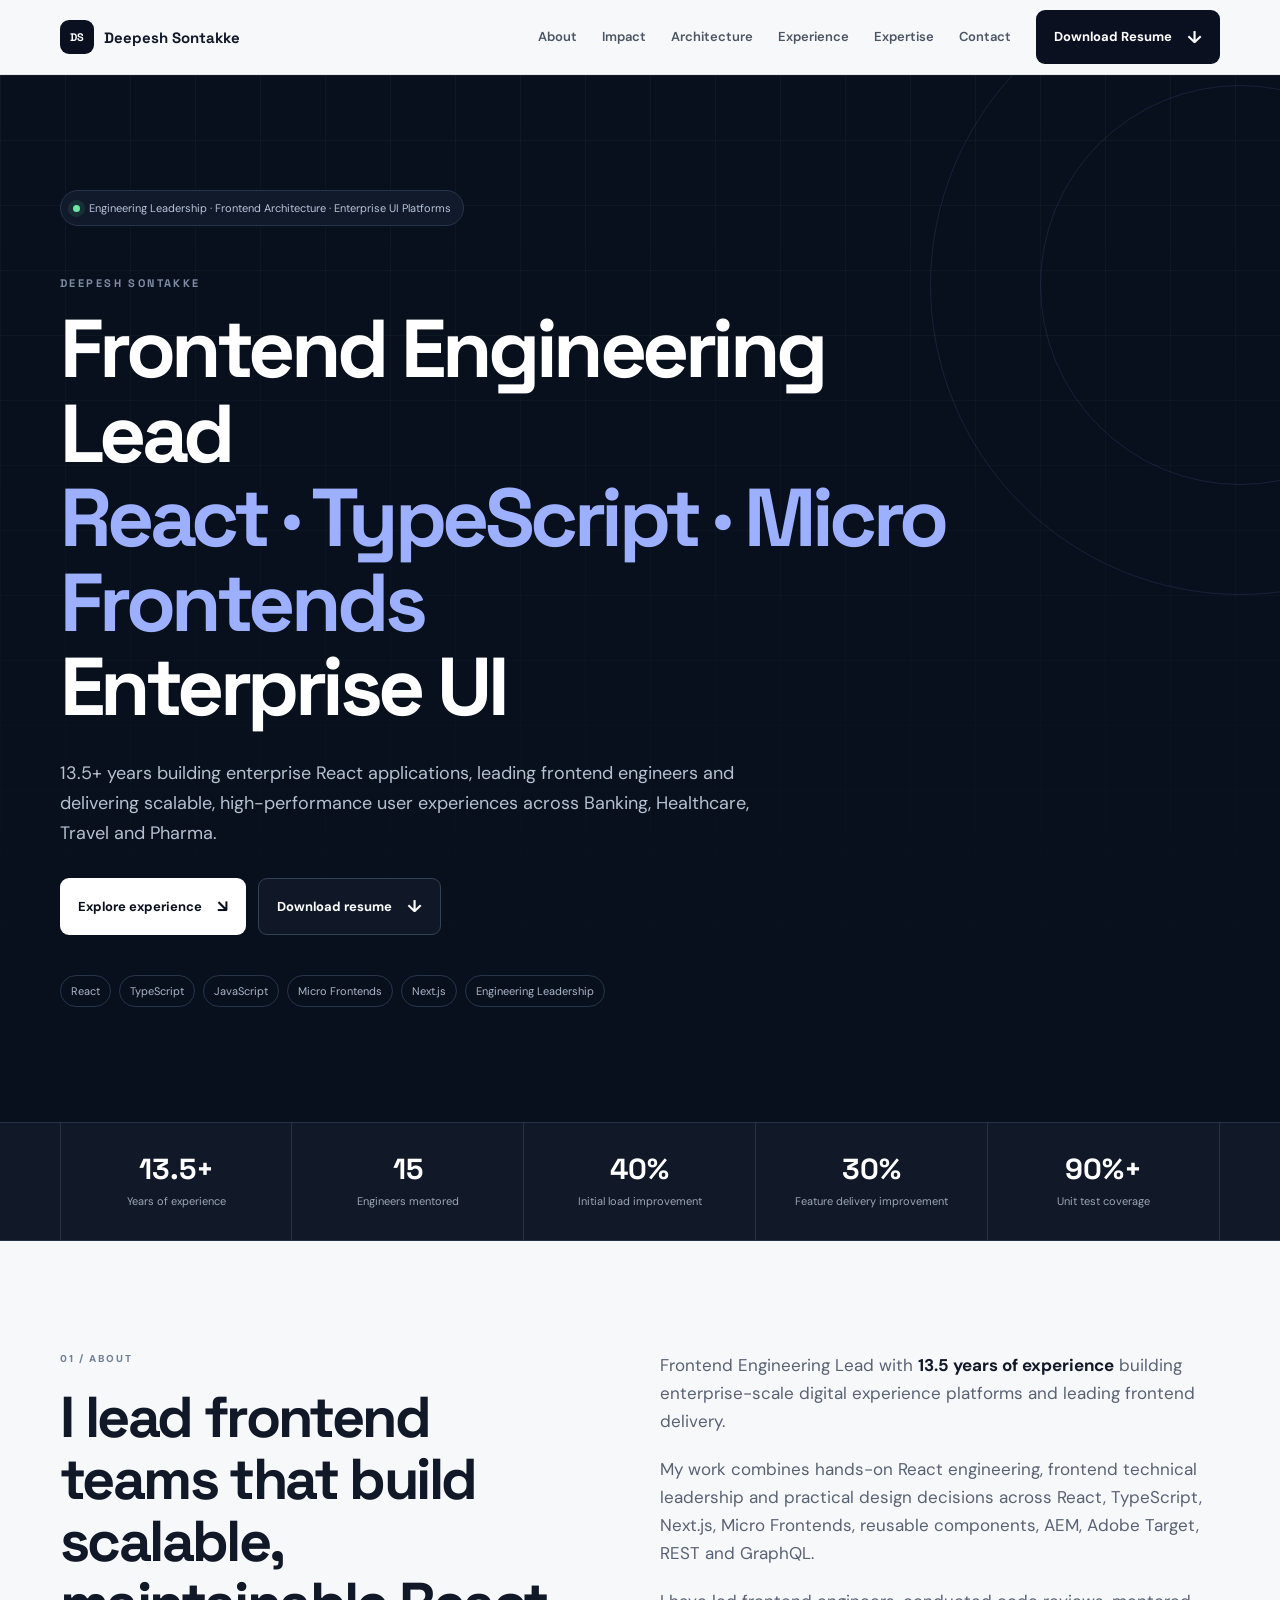
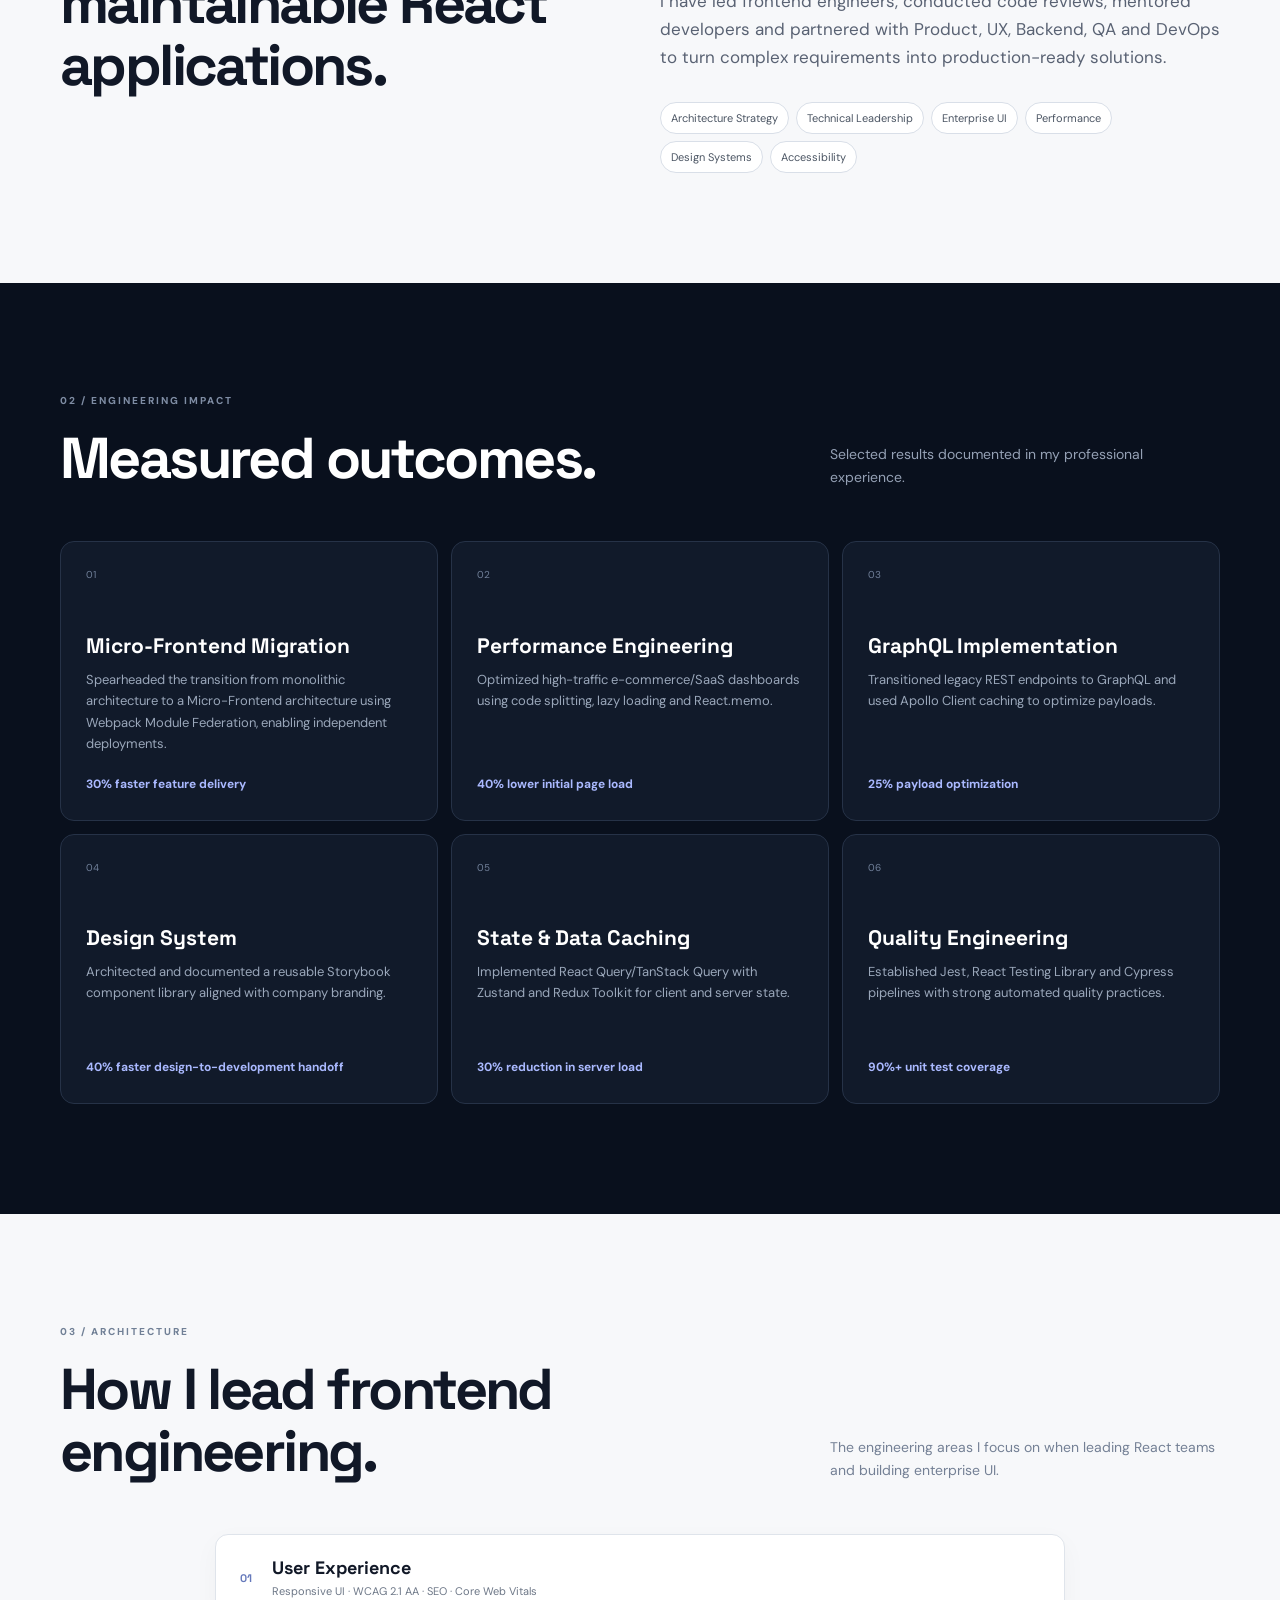
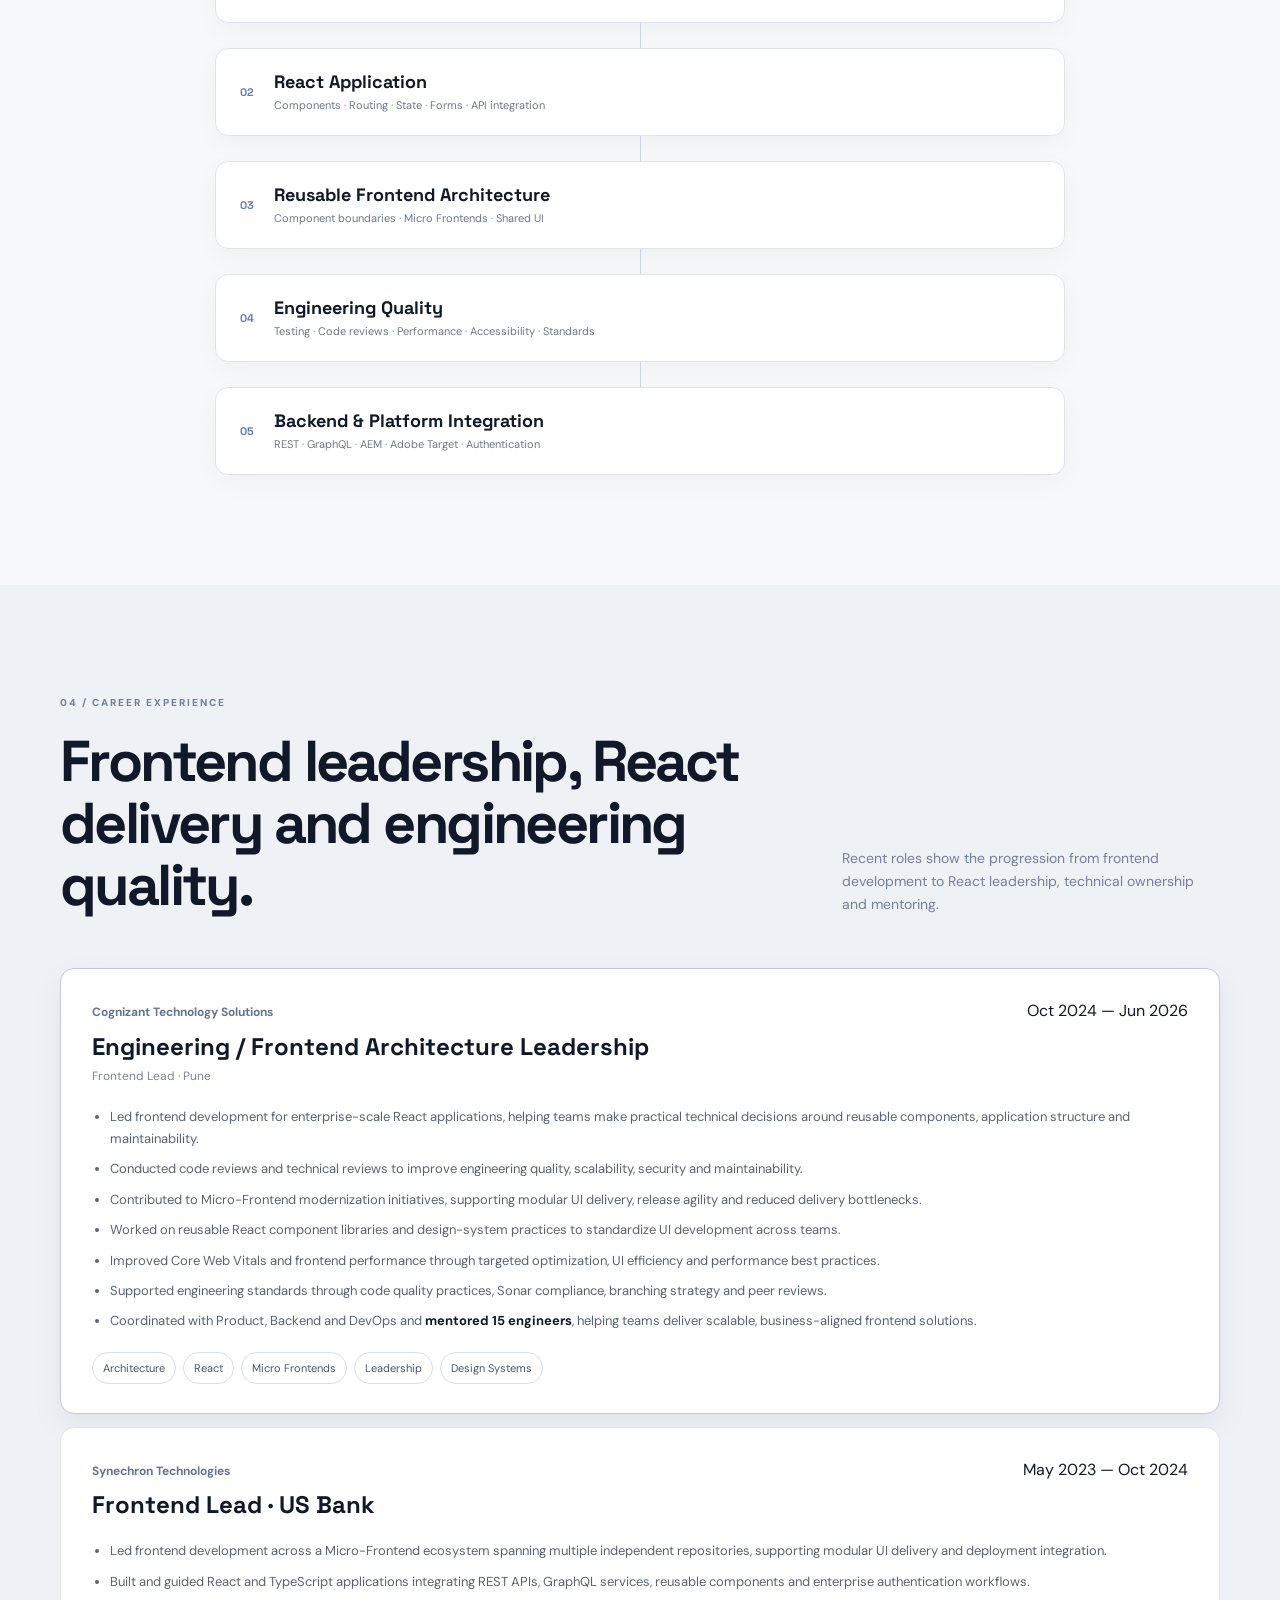
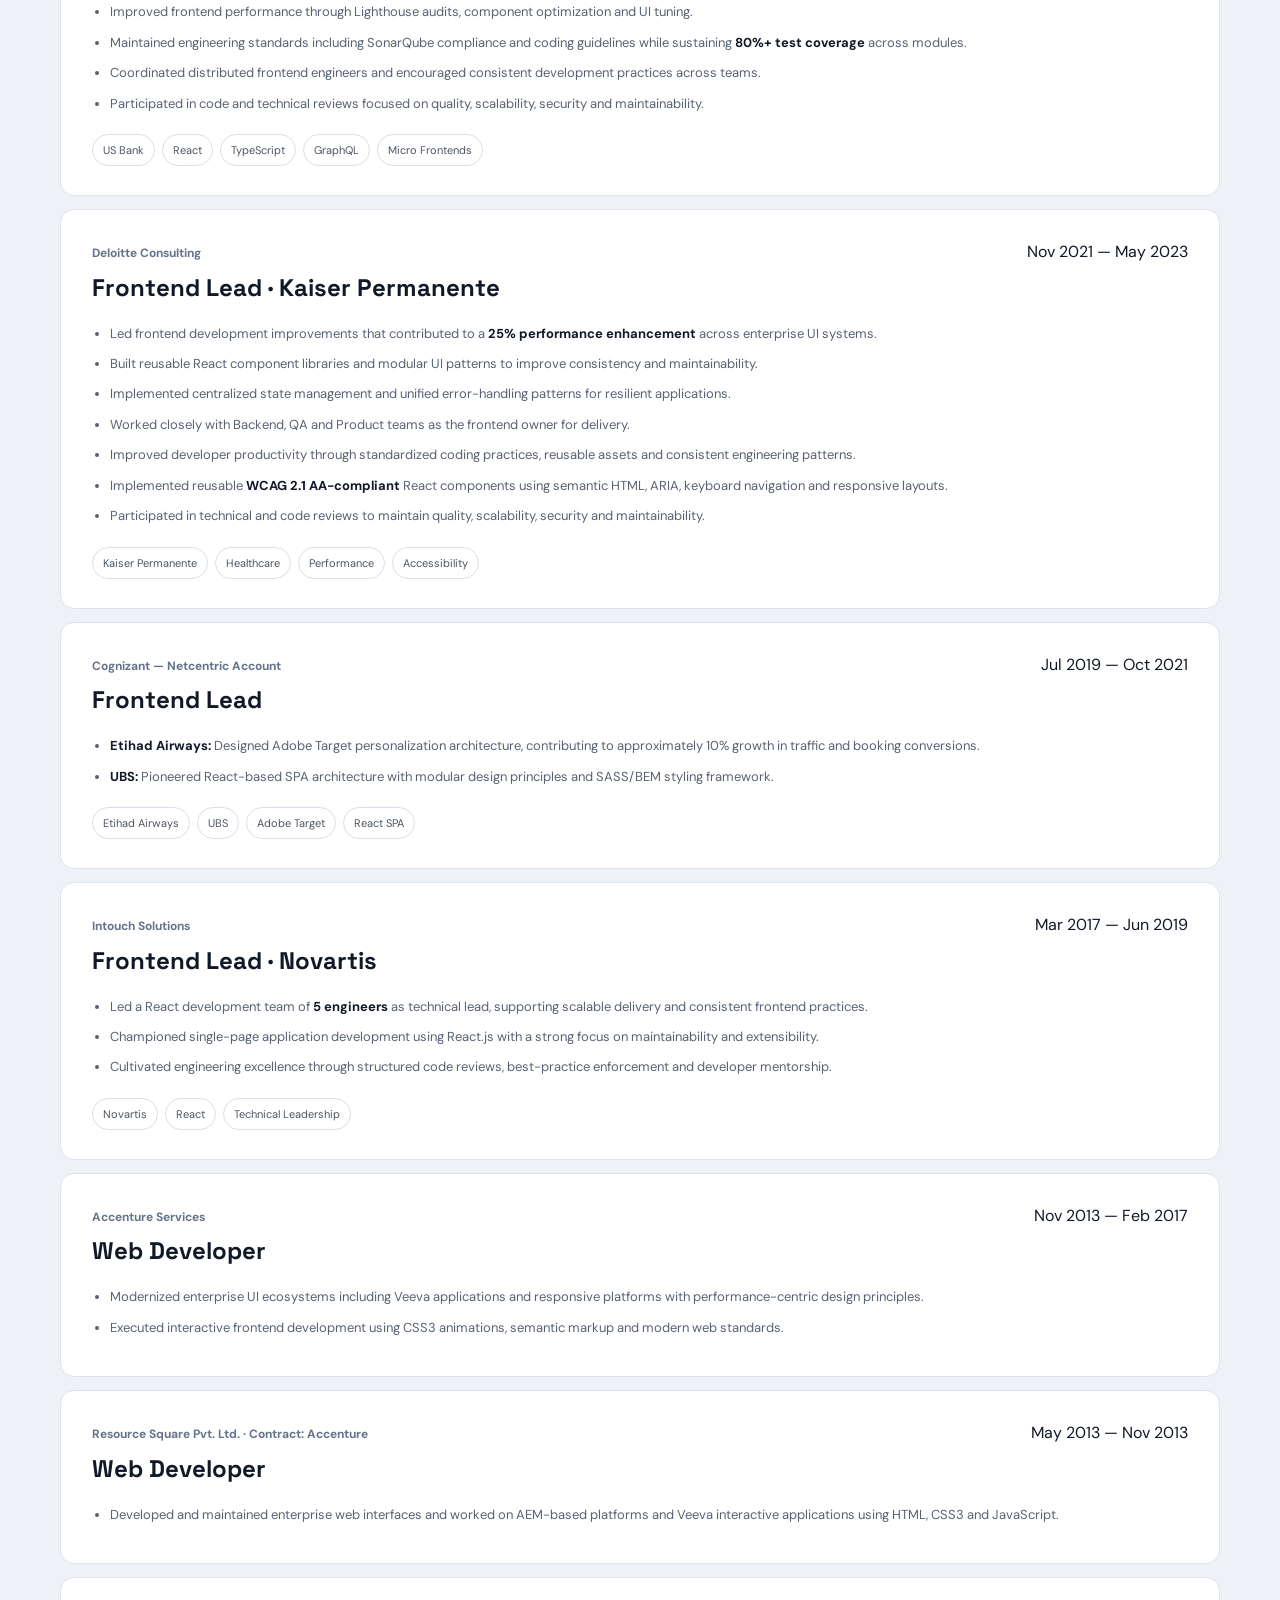
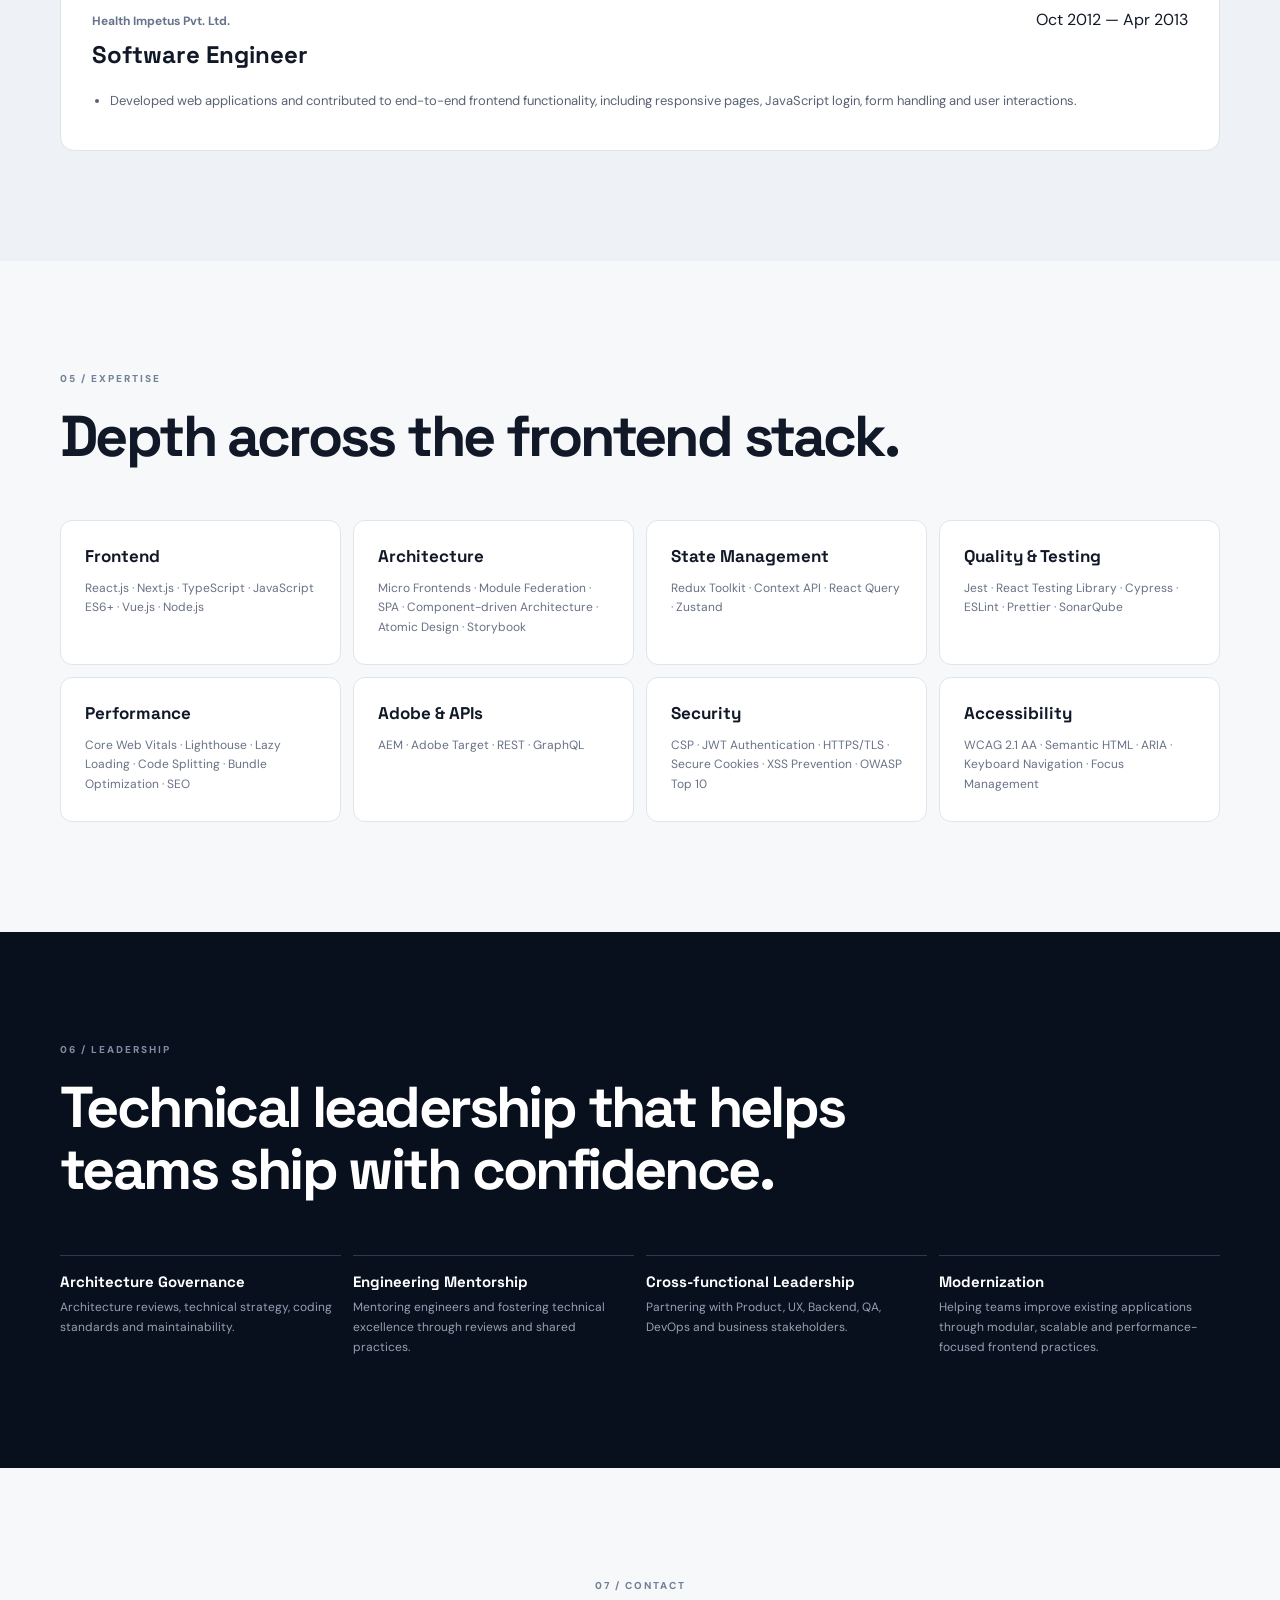
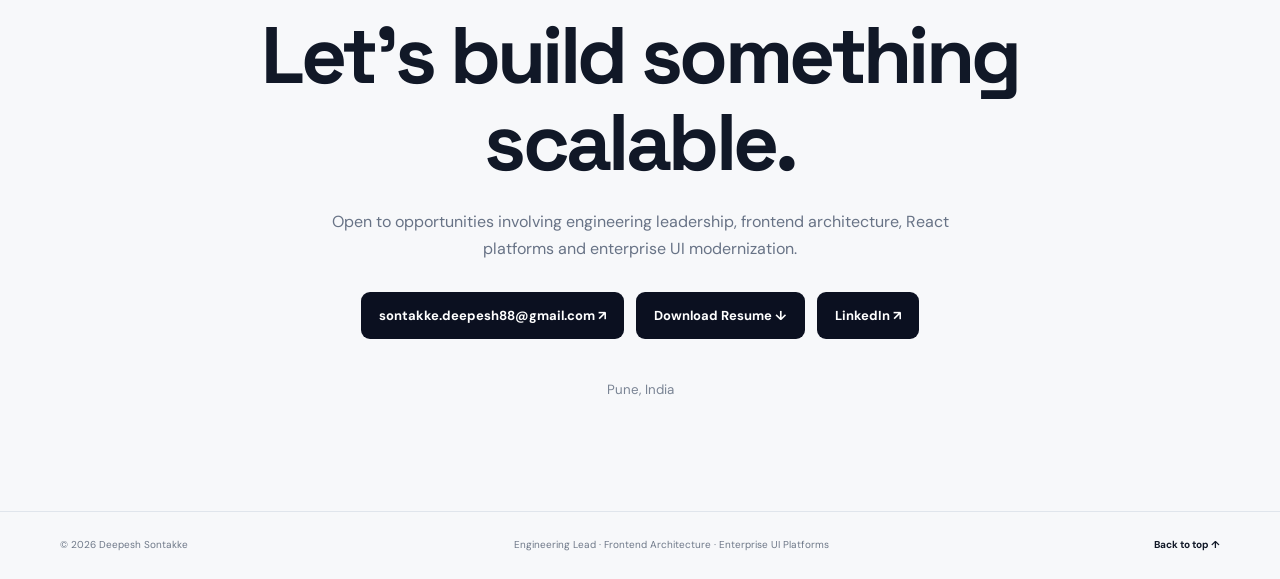
<file: index.html>
<!DOCTYPE html>
<html lang="en">
<head>
  <meta charset="UTF-8">
  <meta name="viewport" content="width=device-width, initial-scale=1.0">
  <meta name="description" content="Deepesh Sontakke — Engineering Lead specializing in Frontend Architecture and Enterprise UI Platforms.">
  <meta name="theme-color" content="#09101d">
  <title>Deepesh Sontakke | Frontend Engineering Lead</title>
  <link rel="preconnect" href="https://fonts.googleapis.com">
  <link rel="preconnect" href="https://fonts.gstatic.com" crossorigin>
  <link href="https://fonts.googleapis.com/css2?family=DM+Sans:wght@400;500;600;700&family=Space+Grotesk:wght@500;600;700&display=swap" rel="stylesheet">
  <link rel="stylesheet" href="style.css">
</head>
<body>
<header class="site-header">
  <nav class="nav container">
    <a class="brand" href="#top"><span>DS</span> Deepesh Sontakke</a>
    <button class="menu-toggle" aria-label="Toggle navigation" aria-expanded="false">☰</button>
    <div class="nav-links">
      <a href="#about">About</a>
      <a href="#impact">Impact</a>
      <a href="#architecture">Architecture</a>
      <a href="#experience">Experience</a>
      <a href="#skills">Expertise</a>
      <a href="#contact">Contact</a>
      <a class="button dark-button" href="assets/Resume_Frontend_Manager_React.docx" download>Download Resume<b>↓</b></a>
    </div>
  </nav>
</header>

<main id="top">
<section class="hero">
  <div class="hero-grid"></div>
  <div class="container hero-content">
    <div class="availability"><i></i> Engineering Leadership · Frontend Architecture · Enterprise UI Platforms</div>
    <p class="hero-label">DEEPESH SONTAKKE</p>
    <h1>Frontend Engineering Lead<br><em>React · TypeScript · Micro Frontends</em><br>Enterprise UI</h1>
    <p class="hero-summary">13.5+ years building enterprise React applications, leading frontend engineers and delivering scalable, high-performance user experiences across Banking, Healthcare, Travel and Pharma.</p>
    <div class="actions">
      <a class="button light" href="#experience">Explore experience <b>↘</b></a>
      <a class="button outline" href="assets/Resume_Frontend_Manager_React.docx" download>Download resume <b>↓</b></a>
    </div>
    <div class="hero-stack">
      <span>React</span><span>TypeScript</span><span>JavaScript</span><span>Micro Frontends</span><span>Next.js</span><span>Engineering Leadership</span>
    </div>
  </div>
  <div class="orb orb-one"></div><div class="orb orb-two"></div>
</section>

<section class="stats">
  <div class="container stats-grid">
    <div><strong>13.5+</strong><small>Years of experience</small></div>
    <div><strong>15</strong><small>Engineers mentored</small></div>
    <div><strong>40%</strong><small>Initial load improvement</small></div>
    <div><strong>30%</strong><small>Feature delivery improvement</small></div>
    <div><strong>90%+</strong><small>Unit test coverage</small></div>
  </div>
</section>

<section id="about" class="section">
  <div class="container two-column">
    <div>
      <span class="section-number">01 / ABOUT</span>
      <h2>I lead frontend teams that build scalable, maintainable React applications.</h2>
    </div>
    <div class="copy">
      <p>Frontend Engineering Lead with <strong>13.5 years of experience</strong> building enterprise-scale digital experience platforms and leading frontend delivery.</p>
      <p>My work combines hands-on React engineering, frontend technical leadership and practical design decisions across React, TypeScript, Next.js, Micro Frontends, reusable components, AEM, Adobe Target, REST and GraphQL.</p>
      <p>I have led frontend engineers, conducted code reviews, mentored developers and partnered with Product, UX, Backend, QA and DevOps to turn complex requirements into production-ready solutions.</p>
      <div class="tag-row">
        <span>Architecture Strategy</span><span>Technical Leadership</span><span>Enterprise UI</span><span>Performance</span><span>Design Systems</span><span>Accessibility</span>
      </div>
    </div>
  </div>
</section>

<section id="impact" class="section dark">
  <div class="container">
    <div class="section-heading">
      <div><span class="section-number">02 / ENGINEERING IMPACT</span><h2>Measured outcomes.</h2></div>
      <p>Selected results documented in my professional experience.</p>
    </div>
    <div class="impact-grid">
      <article><span>01</span><h3>Micro-Frontend Migration</h3><p>Spearheaded the transition from monolithic architecture to a Micro-Frontend architecture using Webpack Module Federation, enabling independent deployments.</p><strong>30% faster feature delivery</strong></article>
      <article><span>02</span><h3>Performance Engineering</h3><p>Optimized high-traffic e-commerce/SaaS dashboards using code splitting, lazy loading and React.memo.</p><strong>40% lower initial page load</strong></article>
      <article><span>03</span><h3>GraphQL Implementation</h3><p>Transitioned legacy REST endpoints to GraphQL and used Apollo Client caching to optimize payloads.</p><strong>25% payload optimization</strong></article>
      <article><span>04</span><h3>Design System</h3><p>Architected and documented a reusable Storybook component library aligned with company branding.</p><strong>40% faster design-to-development handoff</strong></article>
      <article><span>05</span><h3>State & Data Caching</h3><p>Implemented React Query/TanStack Query with Zustand and Redux Toolkit for client and server state.</p><strong>30% reduction in server load</strong></article>
      <article><span>06</span><h3>Quality Engineering</h3><p>Established Jest, React Testing Library and Cypress pipelines with strong automated quality practices.</p><strong>90%+ unit test coverage</strong></article>
    </div>
  </div>
</section>

<section id="architecture" class="section">
  <div class="container">
    <div class="section-heading">
      <div><span class="section-number">03 / ARCHITECTURE</span><h2>How I lead frontend engineering.</h2></div>
      <p>The engineering areas I focus on when leading React teams and building enterprise UI.</p>
    </div>
    <div class="architecture-flow">
      <div class="layer"><b>01</b><div><strong>User Experience</strong><small>Responsive UI · WCAG 2.1 AA · SEO · Core Web Vitals</small></div></div>
      <div class="line"></div>
      <div class="layer"><b>02</b><div><strong>React Application</strong><small>Components · Routing · State · Forms · API integration</small></div></div>
      <div class="line"></div>
      <div class="layer"><b>03</b><div><strong>Reusable Frontend Architecture</strong><small>Component boundaries · Micro Frontends · Shared UI</small></div></div>
      <div class="line"></div>
      <div class="layer"><b>04</b><div><strong>Engineering Quality</strong><small>Testing · Code reviews · Performance · Accessibility · Standards</small></div></div>
      <div class="line"></div>
      <div class="layer"><b>05</b><div><strong>Backend & Platform Integration</strong><small>REST · GraphQL · AEM · Adobe Target · Authentication</small></div></div>
    </div>
  </div>
</section>



<section id="experience" class="section soft">
  <div class="container">
    <div class="section-heading">
      <div><span class="section-number">04 / CAREER EXPERIENCE</span><h2>Frontend leadership, React delivery and engineering quality.</h2></div>
      <p>Recent roles show the progression from frontend development to React leadership, technical ownership and mentoring.</p>
    </div>

    <div class="experience-list">
      <article class="experience-card featured">
        <div class="role-top"><div><span class="company">Cognizant Technology Solutions</span><h3>Engineering / Frontend Architecture Leadership</h3></div><span>Oct 2024 — Jun 2026</span></div>
        <p class="role-title">Frontend Lead · Pune</p>
        <ul>
          <li>Led frontend development for enterprise-scale React applications, helping teams make practical technical decisions around reusable components, application structure and maintainability.</li>
          <li>Conducted code reviews and technical reviews to improve engineering quality, scalability, security and maintainability.</li>
          <li>Contributed to Micro-Frontend modernization initiatives, supporting modular UI delivery, release agility and reduced delivery bottlenecks.</li>
          <li>Worked on reusable React component libraries and design-system practices to standardize UI development across teams.</li>
          <li>Improved Core Web Vitals and frontend performance through targeted optimization, UI efficiency and performance best practices.</li>
          <li>Supported engineering standards through code quality practices, Sonar compliance, branching strategy and peer reviews.</li>
          <li>Coordinated with Product, Backend and DevOps and <strong>mentored 15 engineers</strong>, helping teams deliver scalable, business-aligned frontend solutions.</li>
        </ul>
        <div class="chips"><span>Architecture</span><span>React</span><span>Micro Frontends</span><span>Leadership</span><span>Design Systems</span></div>
      </article>

      <article class="experience-card">
        <div class="role-top"><div><span class="company">Synechron Technologies</span><h3>Frontend Lead · US Bank</h3></div><span>May 2023 — Oct 2024</span></div>
        <ul>
          <li>Led frontend development across a Micro-Frontend ecosystem spanning multiple independent repositories, supporting modular UI delivery and deployment integration.</li>
          <li>Built and guided React and TypeScript applications integrating REST APIs, GraphQL services, reusable components and enterprise authentication workflows.</li>
          <li>Improved frontend performance through Lighthouse audits, component optimization and UI tuning.</li>
          <li>Maintained engineering standards including SonarQube compliance and coding guidelines while sustaining <strong>80%+ test coverage</strong> across modules.</li>
          <li>Coordinated distributed frontend engineers and encouraged consistent development practices across teams.</li>
          <li>Participated in code and technical reviews focused on quality, scalability, security and maintainability.</li>
        </ul>
        <div class="chips"><span>US Bank</span><span>React</span><span>TypeScript</span><span>GraphQL</span><span>Micro Frontends</span></div>
      </article>

      <article class="experience-card">
        <div class="role-top"><div><span class="company">Deloitte Consulting</span><h3>Frontend Lead · Kaiser Permanente</h3></div><span>Nov 2021 — May 2023</span></div>
        <ul>
          <li>Led frontend development improvements that contributed to a <strong>25% performance enhancement</strong> across enterprise UI systems.</li>
          <li>Built reusable React component libraries and modular UI patterns to improve consistency and maintainability.</li>
          <li>Implemented centralized state management and unified error-handling patterns for resilient applications.</li>
          <li>Worked closely with Backend, QA and Product teams as the frontend owner for delivery.</li>
          <li>Improved developer productivity through standardized coding practices, reusable assets and consistent engineering patterns.</li>
          <li>Implemented reusable <strong>WCAG 2.1 AA-compliant</strong> React components using semantic HTML, ARIA, keyboard navigation and responsive layouts.</li>
          <li>Participated in technical and code reviews to maintain quality, scalability, security and maintainability.</li>
        </ul>
        <div class="chips"><span>Kaiser Permanente</span><span>Healthcare</span><span>Performance</span><span>Accessibility</span></div>
      </article>

      <article class="experience-card">
        <div class="role-top"><div><span class="company">Cognizant — Netcentric Account</span><h3>Frontend Lead</h3></div><span>Jul 2019 — Oct 2021</span></div>
        <ul>
          <li><strong>Etihad Airways:</strong> Designed Adobe Target personalization architecture, contributing to approximately 10% growth in traffic and booking conversions.</li>
          <li><strong>UBS:</strong> Pioneered React-based SPA architecture with modular design principles and SASS/BEM styling framework.</li>
        </ul>
        <div class="chips"><span>Etihad Airways</span><span>UBS</span><span>Adobe Target</span><span>React SPA</span></div>
      </article>

      <article class="experience-card">
        <div class="role-top"><div><span class="company">Intouch Solutions</span><h3>Frontend Lead · Novartis</h3></div><span>Mar 2017 — Jun 2019</span></div>
        <ul>
          <li>Led a React development team of <strong>5 engineers</strong> as technical lead, supporting scalable delivery and consistent frontend practices.</li>
          <li>Championed single-page application development using React.js with a strong focus on maintainability and extensibility.</li>
          <li>Cultivated engineering excellence through structured code reviews, best-practice enforcement and developer mentorship.</li>
        </ul>
        <div class="chips"><span>Novartis</span><span>React</span><span>Technical Leadership</span></div>
      </article>

      <article class="experience-card compact">
        <div class="role-top"><div><span class="company">Accenture Services</span><h3>Web Developer</h3></div><span>Nov 2013 — Feb 2017</span></div>
        <ul>
          <li>Modernized enterprise UI ecosystems including Veeva applications and responsive platforms with performance-centric design principles.</li>
          <li>Executed interactive frontend development using CSS3 animations, semantic markup and modern web standards.</li>
        </ul>
      </article>

      <article class="experience-card compact">
        <div class="role-top"><div><span class="company">Resource Square Pvt. Ltd. · Contract: Accenture</span><h3>Web Developer</h3></div><span>May 2013 — Nov 2013</span></div>
        <ul>
          <li>Developed and maintained enterprise web interfaces and worked on AEM-based platforms and Veeva interactive applications using HTML, CSS3 and JavaScript.</li>
        </ul>
      </article>

      <article class="experience-card compact">
        <div class="role-top"><div><span class="company">Health Impetus Pvt. Ltd.</span><h3>Software Engineer</h3></div><span>Oct 2012 — Apr 2013</span></div>
        <ul>
          <li>Developed web applications and contributed to end-to-end frontend functionality, including responsive pages, JavaScript login, form handling and user interactions.</li>
        </ul>
      </article>
    </div>
  </div>
</section>

<section id="skills" class="section">
  <div class="container">
    <div class="section-heading"><div><span class="section-number">05 / EXPERTISE</span><h2>Depth across the frontend stack.</h2></div></div>
    <div class="skill-grid">
      <article><h3>Frontend</h3><p>React.js · Next.js · TypeScript · JavaScript ES6+ · Vue.js · Node.js</p></article>
      <article><h3>Architecture</h3><p>Micro Frontends · Module Federation · SPA · Component-driven Architecture · Atomic Design · Storybook</p></article>
      <article><h3>State Management</h3><p>Redux Toolkit · Context API · React Query · Zustand</p></article>
      <article><h3>Quality & Testing</h3><p>Jest · React Testing Library · Cypress · ESLint · Prettier · SonarQube</p></article>
      <article><h3>Performance</h3><p>Core Web Vitals · Lighthouse · Lazy Loading · Code Splitting · Bundle Optimization · SEO</p></article>
      <article><h3>Adobe & APIs</h3><p>AEM · Adobe Target · REST · GraphQL</p></article>
      <article><h3>Security</h3><p>CSP · JWT Authentication · HTTPS/TLS · Secure Cookies · XSS Prevention · OWASP Top 10</p></article>
      <article><h3>Accessibility</h3><p>WCAG 2.1 AA · Semantic HTML · ARIA · Keyboard Navigation · Focus Management</p></article>
    </div>
  </div>
</section>

<section class="section dark philosophy">
  <div class="container">
    <span class="section-number">06 / LEADERSHIP</span>
    <h2>Technical leadership that helps teams ship with confidence.</h2>
    <div class="lead-grid">
      <div><b>Architecture Governance</b><span>Architecture reviews, technical strategy, coding standards and maintainability.</span></div>
      <div><b>Engineering Mentorship</b><span>Mentoring engineers and fostering technical excellence through reviews and shared practices.</span></div>
      <div><b>Cross-functional Leadership</b><span>Partnering with Product, UX, Backend, QA, DevOps and business stakeholders.</span></div>
      <div><b>Modernization</b><span>Helping teams improve existing applications through modular, scalable and performance-focused frontend practices.</span></div>
    </div>
  </div>
</section>

<section id="contact" class="section contact">
  <div class="container">
    <span class="section-number">07 / CONTACT</span>
    <h2>Let's build something scalable.</h2>
    <p>Open to opportunities involving engineering leadership, frontend architecture, React platforms and enterprise UI modernization.</p>
    <div class="actions centered">
      <a class="button dark-button" href="mailto:sontakke.deepesh88@gmail.com">sontakke.deepesh88@gmail.com ↗</a>
      <a class="button dark-button" href="assets/Resume_Frontend_Manager_React.docx" download>Download Resume ↓</a>
      <a class="button dark-button" href="https://www.linkedin.com/in/deepesh-sontakke-ui-developer/">LinkedIn ↗</a>
    </div>
    <small>Pune, India</small>
  </div>
</section>
</main>

<footer>
  <div class="container footer-inner">
    <span>© 2026 Deepesh Sontakke</span>
    <span>Engineering Lead · Frontend Architecture · Enterprise UI Platforms</span>
    <a href="#top">Back to top ↑</a>
  </div>
</footer>
<script src="script.js"></script>
</body>
</html>
</file>
<file: style.css>
*{box-sizing:border-box}html{scroll-behavior:smooth}body{margin:0;background:#f7f8fa;color:#111827;font-family:"DM Sans",sans-serif;line-height:1.65}a{text-decoration:none;color:inherit}.container{width:min(1160px,calc(100% - 40px));margin:auto}.site-header{position:sticky;top:0;z-index:100;background:rgba(247,248,250,.86);backdrop-filter:blur(18px);border-bottom:1px solid #e5e7eb}.nav{height:74px;display:flex;align-items:center;justify-content:space-between}.brand{font:700 15px "Space Grotesk";display:flex;align-items:center;gap:10px}.brand span{width:34px;height:34px;border-radius:9px;background:#0b1020;color:#fff;display:grid;place-items:center;font-size:11px}.nav-links{display:flex;gap:25px;align-items:center;font-size:13px;font-weight:600;color:#4b5563}.nav-links a:hover{color:#111827}.nav-links a.button:hover {color: #fff !important;}.menu-toggle{display:none;border:0;background:none;font-size:22px}.hero{min-height:700px;position:relative;overflow:hidden;background:#09101d;color:#fff}.hero-grid{position:absolute;inset:0;background-image:linear-gradient(rgba(255,255,255,.035) 1px,transparent 1px),linear-gradient(90deg,rgba(255,255,255,.035) 1px,transparent 1px);background-size:65px 65px;mask-image:linear-gradient(to bottom,#000,transparent)}.hero-content{position:relative;z-index:2;padding:115px 0}.availability{display:inline-flex;align-items:center;gap:9px;padding:8px 12px;border:1px solid #27344b;border-radius:999px;background:#101a2b;color:#b8c4d8;font-size:11px}.availability i{width:7px;height:7px;border-radius:50%;background:#6ee7a1;box-shadow:0 0 0 5px rgba(110,231,161,.1)}.hero-label{font:700 11px "Space Grotesk";letter-spacing:.22em;color:#7e8ca4;margin:50px 0 17px}.hero h1{font:700 clamp(48px,7vw,82px)/1.03 "Space Grotesk";letter-spacing:-.055em;margin:0;max-width:900px}.hero h1 em{font-style:normal;color:#9db0ff}.hero-summary{max-width:700px;color:#b5c0d0;font-size:18px;margin:30px 0}.actions{display:flex;gap:12px;flex-wrap:wrap}.button{display:inline-flex;align-items:center;justify-content:center;gap:15px;padding:13px 18px;border-radius:9px;font-size:13px;font-weight:700}.button.light{background:#fff;color:#09101d}.button.outline{border:1px solid #334155;color:#fff;background:#101827}.button b{font-size:17px}.hero-stack{display:flex;flex-wrap:wrap;gap:8px;margin-top:40px}.hero-stack span{border:1px solid #27344b;border-radius:999px;padding:6px 10px;font-size:11px;color:#aab6c8}.orb{position:absolute;border:1px solid rgba(130,154,255,.12);border-radius:50%}.orb-one{width:620px;height:620px;right:-270px;top:-100px}.orb-two{width:400px;height:400px;right:-160px;top:10px}.stats{background:#111827;color:#fff;border-top:1px solid #263247;border-bottom:1px solid #263247}.stats-grid{display:grid;grid-template-columns:repeat(5,1fr)}.stats-grid>div{text-align:center;padding:27px 12px;border-right:1px solid #263247}.stats-grid>div:first-child{border-left:1px solid #263247}.stats strong{display:block;font:700 29px "Space Grotesk"}.stats small{font-size:11px;color:#9ca7b8}.section{padding:110px 0}.two-column{display:grid;grid-template-columns:1fr 1.12fr;gap:100px}.section-number{display:block;font-size:10px;letter-spacing:.2em;font-weight:800;color:#718096;margin-bottom:18px}.section h2{font:700 clamp(37px,4.5vw,58px)/1.08 "Space Grotesk";letter-spacing:-.045em;margin:0}.copy{font-size:17px;color:#596273}.copy p{margin-top:0;margin-bottom:20px}.copy strong{color:#111827}.tag-row{display:flex;gap:7px;flex-wrap:wrap;margin-top:30px}.tag-row span,.chips span{border:1px solid #d9dfe8;background:#fff;border-radius:999px;padding:6px 10px;font-size:11px;color:#4b5563}.dark{background:#09101d;color:#fff}.dark .section-number{color:#7f8da4}.section-heading{display:flex;justify-content:space-between;align-items:end;gap:40px;margin-bottom:52px}.section-heading>p{max-width:390px;margin:0;color:#748095;font-size:14px}.dark .section-heading>p{color:#95a1b5}.impact-grid{display:grid;grid-template-columns:repeat(3,1fr);gap:13px}.impact-grid article{background:#111a2a;border:1px solid #263247;border-radius:14px;padding:25px;min-height:270px;display:flex;flex-direction:column;transition:.25s}.impact-grid article:hover{transform:translateY(-4px);border-color:#4d5f7f}.impact-grid article>span{font-size:10px;color:#71809a;margin-bottom:48px}.impact-grid h3{font:700 21px "Space Grotesk";margin:0 0 10px}.impact-grid p{color:#9aa7ba;font-size:13px;margin:0 0 20px}.impact-grid strong{margin-top:auto;color:#aab9ff;font-size:12px}.architecture-flow{max-width:850px;margin:auto}.layer{display:flex;align-items:center;gap:20px;padding:21px 24px;background:#fff;border:1px solid #dfe4eb;border-radius:13px;box-shadow:0 8px 26px rgba(17,24,39,.035);transition:.25s}.layer:hover{transform:translateX(6px);border-color:#aab8d3}.layer>b{font:700 11px "Space Grotesk";color:#6579bb}.layer strong{display:block;font:700 18px "Space Grotesk"}.layer small{display:block;color:#6d7787;font-size:11px;margin-top:3px}.line{height:25px;width:1px;background:#cbd5e1;margin:auto}.soft{background:#eef1f5}.experience-list{display:grid;gap:13px}.experience-card{background:#fff;border:1px solid #dfe4eb;border-radius:14px;padding:29px 31px}.experience-card.featured{border-color:#c2cad8;box-shadow:0 12px 35px rgba(15,23,42,.06)}.role-top{display:flex;justify-content:space-between;align-items:start;gap:25px}.company{font-size:12px;font-weight:700;color:#66748b}.role-top h3{font:700 24px "Space Grotesk";margin:6px 0 0}.role-top time{font:600 11px "Space Grotesk";color:#718096;white-space:nowrap;padding-top:4px}.role-title{font-size:12px;color:#7a8494;margin:5px 0 18px}.experience-card ul{margin:20px 0 0;padding-left:18px;color:#596273;font-size:13px}.experience-card li{margin:9px 0}.experience-card li strong{color:#111827}.chips{display:flex;flex-wrap:wrap;gap:7px;margin-top:20px}.skill-grid{display:grid;grid-template-columns:repeat(4,1fr);gap:12px}.skill-grid article{background:#fff;border:1px solid #e0e5ec;border-radius:12px;padding:24px;min-height:145px}.skill-grid h3{font:700 17px "Space Grotesk";margin:0 0 12px}.skill-grid p{font-size:12px;color:#687284;margin:0}.philosophy h2{max-width:920px}.lead-grid{display:grid;grid-template-columns:repeat(4,1fr);gap:12px;margin-top:55px}.lead-grid div{border-top:1px solid #2b384d;padding-top:16px}.lead-grid b{display:block;font:700 15px "Space Grotesk";margin-bottom:7px}.lead-grid span{display:block;color:#94a1b4;font-size:12px}.contact{text-align:center}.contact .container{max-width:900px}.contact h2{font-size:clamp(45px,7vw,80px)}.contact p{max-width:650px;margin:24px auto;color:#687386;font-size:16px}.centered{justify-content:center;margin-top:30px}.dark-button{background:#0b1020;color:#fff}.outline-dark{border:1px solid #d5dce6;color:#111827}.contact small{display:block;margin-top:40px;color:#7a8494}footer{border-top:1px solid #e0e5ec;padding:25px 0;color:#6e7888;font-size:10px}.footer-inner{display:flex;justify-content:space-between;gap:20px}.footer-inner a{color:#111827;font-weight:700}@media(max-width:900px){.nav-links{display:none;position:absolute;top:74px;left:0;right:0;padding:20px;background:#f7f8fa;border-bottom:1px solid #e5e7eb;flex-direction:column}.nav-links.open{display:flex}.menu-toggle{display:block}.stats-grid{grid-template-columns:repeat(3,1fr)}.two-column{grid-template-columns:1fr;gap:35px}.impact-grid{grid-template-columns:1fr 1fr}.skill-grid{grid-template-columns:1fr 1fr}.lead-grid{grid-template-columns:1fr 1fr}.section-heading{align-items:start;flex-direction:column}}@media(max-width:620px){.container{width:calc(100% - 28px)}.hero-content{padding:85px 0}.hero h1{font-size:47px}.hero-summary{font-size:16px}.stats-grid{grid-template-columns:1fr 1fr}.stats-grid>div{padding:20px 8px}.stats strong{font-size:24px}.section{padding:75px 0}.impact-grid,.skill-grid,.lead-grid{grid-template-columns:1fr}.role-top{flex-direction:column;gap:4px}.experience-card{padding:23px 20px}.footer-inner{flex-direction:column}.section-heading{margin-bottom:35px}}

.work-with-me{background:#f7f8fa}.service-grid{display:grid;grid-template-columns:repeat(3,1fr);gap:13px}.service-card{background:#fff;border:1px solid #dfe4eb;border-radius:14px;padding:27px;min-height:275px;display:flex;flex-direction:column;transition:.25s}.service-card:hover{transform:translateY(-4px);border-color:#aebbd0;box-shadow:0 14px 35px rgba(15,23,42,.06)}.service-card.service-featured{border-color:#b9c5dc;box-shadow:0 10px 30px rgba(15,23,42,.05)}.service-top{display:flex;justify-content:space-between;align-items:center;margin-bottom:43px}.service-top>span{font-size:10px;color:#718096}.service-top>b{font-size:9px;letter-spacing:.08em;text-transform:uppercase;background:#111827;color:#fff;border-radius:999px;padding:5px 8px}.service-card h3{font:700 21px "Space Grotesk";margin:0 0 12px;line-height:1.15}.service-card p{font-size:13px;color:#657082;margin:0}.service-card a{margin-top:auto;padding-top:22px;font-size:12px;font-weight:800;color:#111827}.service-card a span{font-size:15px;margin-left:5px}.topmate-cta{margin-top:14px;padding:30px 32px;border-radius:14px;background:#111827;color:#fff;display:flex;justify-content:space-between;align-items:center;gap:30px}.topmate-cta .section-number{color:#8e9bb2;margin-bottom:8px}.topmate-cta h3{font:700 24px "Space Grotesk";margin:0 0 5px}.topmate-cta p{margin:0;color:#9ca8ba;font-size:13px}.topmate-cta .button.light{white-space:nowrap}@media(max-width:900px){.service-grid{grid-template-columns:1fr 1fr}.topmate-cta{align-items:flex-start;flex-direction:column}}@media(max-width:620px){.service-grid{grid-template-columns:1fr}.topmate-cta{padding:25px 20px}}
</file>
